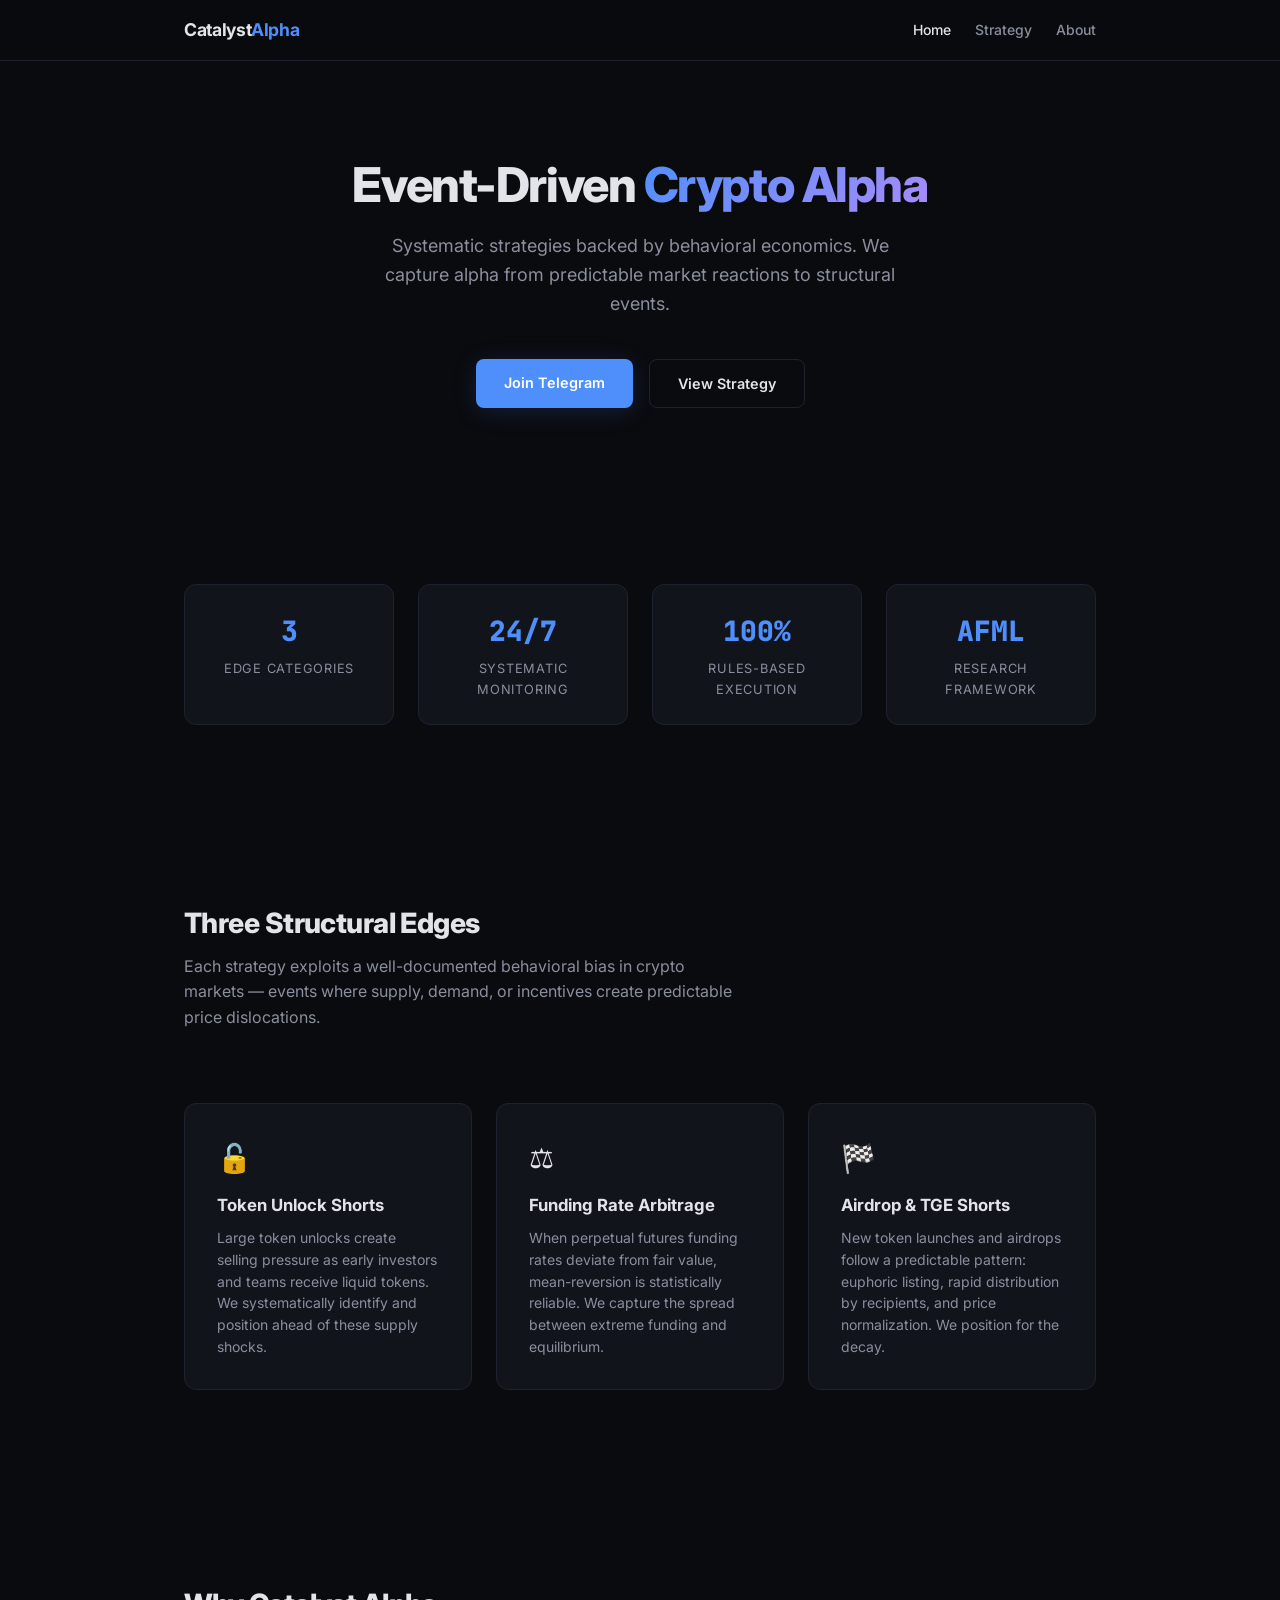
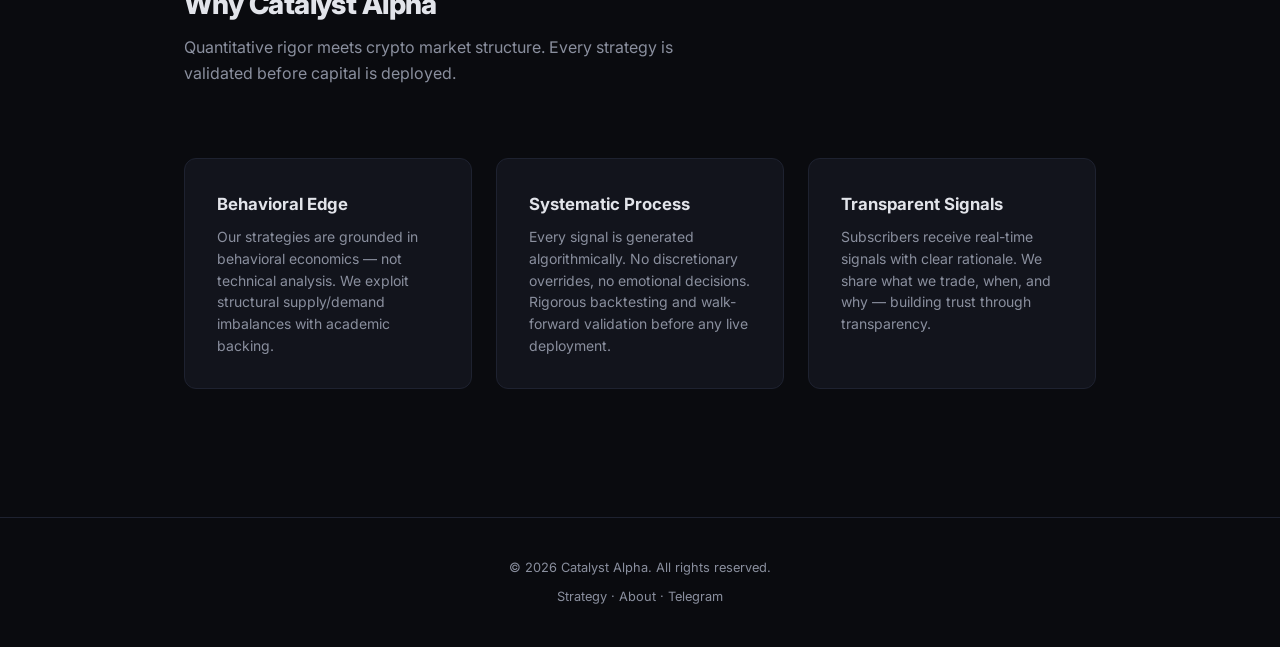
<file: index.html>
<!DOCTYPE html>
<html lang="en">
<head>
  <meta charset="UTF-8">
  <meta name="viewport" content="width=device-width, initial-scale=1.0">
  <title>Catalyst Alpha — Event-Driven Crypto Alpha</title>
  <meta name="description" content="Systematic crypto strategies backed by behavioral economics. Capturing alpha from market microstructure inefficiencies.">
  <link rel="preconnect" href="https://fonts.googleapis.com">
  <link href="https://fonts.googleapis.com/css2?family=Inter:wght@400;500;600;700;800&family=JetBrains+Mono:wght@500;700&display=swap" rel="stylesheet">
  <link rel="stylesheet" href="style.css">
</head>
<body>

<nav>
  <div class="container">
    <a href="index.html" class="nav-brand">Catalyst<span>Alpha</span></a>
    <button class="nav-toggle" aria-label="Menu" onclick="document.querySelector('.nav-links').classList.toggle('open')">&#9776;</button>
    <ul class="nav-links">
      <li><a href="index.html" class="active">Home</a></li>
      <li><a href="strategy.html">Strategy</a></li>
      <li><a href="about.html">About</a></li>
    </ul>
  </div>
</nav>

<header class="hero">
  <div class="container">
    <h1>Event-Driven <em>Crypto Alpha</em></h1>
    <p class="subtitle">Systematic strategies backed by behavioral economics. We capture alpha from predictable market reactions to structural events.</p>
    <div style="display:flex; gap:1rem; justify-content:center; flex-wrap:wrap;">
      <a href="https://t.me/catalystalpha" class="btn btn-primary">Join Telegram</a>
      <a href="strategy.html" class="btn btn-outline">View Strategy</a>
    </div>
  </div>
</header>

<section>
  <div class="container">
    <div class="stats">
      <div class="stat">
        <div class="value">3</div>
        <div class="label">Edge Categories</div>
      </div>
      <div class="stat">
        <div class="value">24/7</div>
        <div class="label">Systematic Monitoring</div>
      </div>
      <div class="stat">
        <div class="value">100%</div>
        <div class="label">Rules-Based Execution</div>
      </div>
      <div class="stat">
        <div class="value">AFML</div>
        <div class="label">Research Framework</div>
      </div>
    </div>
  </div>
</section>

<section>
  <div class="container">
    <h2>Three Structural Edges</h2>
    <p class="section-sub">Each strategy exploits a well-documented behavioral bias in crypto markets — events where supply, demand, or incentives create predictable price dislocations.</p>

    <div class="cards">
      <div class="card">
        <div class="icon">&#128275;</div>
        <h3>Token Unlock Shorts</h3>
        <p>Large token unlocks create selling pressure as early investors and teams receive liquid tokens. We systematically identify and position ahead of these supply shocks.</p>
      </div>
      <div class="card">
        <div class="icon">&#9878;</div>
        <h3>Funding Rate Arbitrage</h3>
        <p>When perpetual futures funding rates deviate from fair value, mean-reversion is statistically reliable. We capture the spread between extreme funding and equilibrium.</p>
      </div>
      <div class="card">
        <div class="icon">&#127937;</div>
        <h3>Airdrop &amp; TGE Shorts</h3>
        <p>New token launches and airdrops follow a predictable pattern: euphoric listing, rapid distribution by recipients, and price normalization. We position for the decay.</p>
      </div>
    </div>
  </div>
</section>

<section>
  <div class="container">
    <h2>Why Catalyst Alpha</h2>
    <p class="section-sub">Quantitative rigor meets crypto market structure. Every strategy is validated before capital is deployed.</p>

    <div class="cards">
      <div class="card">
        <h3>Behavioral Edge</h3>
        <p>Our strategies are grounded in behavioral economics — not technical analysis. We exploit structural supply/demand imbalances with academic backing.</p>
      </div>
      <div class="card">
        <h3>Systematic Process</h3>
        <p>Every signal is generated algorithmically. No discretionary overrides, no emotional decisions. Rigorous backtesting and walk-forward validation before any live deployment.</p>
      </div>
      <div class="card">
        <h3>Transparent Signals</h3>
        <p>Subscribers receive real-time signals with clear rationale. We share what we trade, when, and why — building trust through transparency.</p>
      </div>
    </div>
  </div>
</section>

<footer>
  <div class="container">
    <p>&copy; 2026 Catalyst Alpha. All rights reserved.</p>
    <p style="margin-top:.5rem;">
      <a href="strategy.html">Strategy</a> &middot;
      <a href="about.html">About</a> &middot;
      <a href="https://t.me/catalystalpha">Telegram</a>
    </p>
  </div>
</footer>

</body>
</html>
</file>
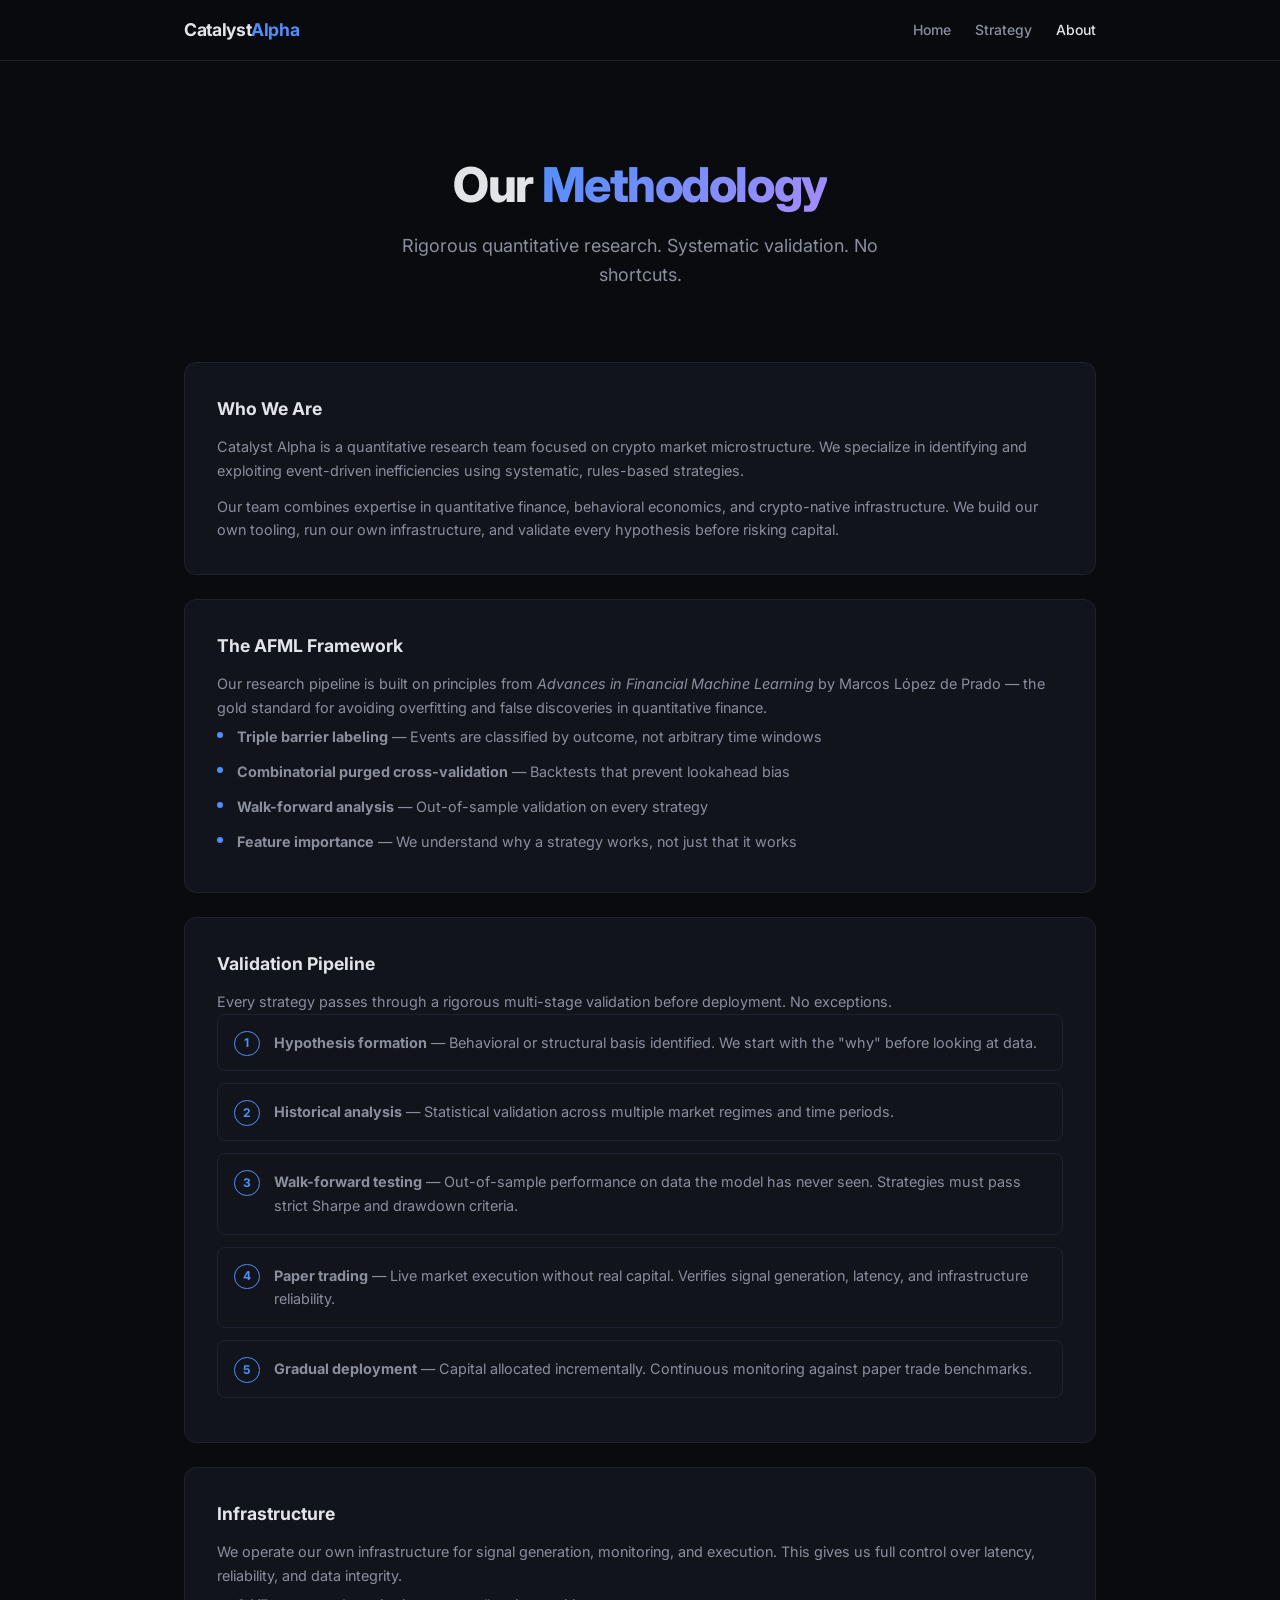
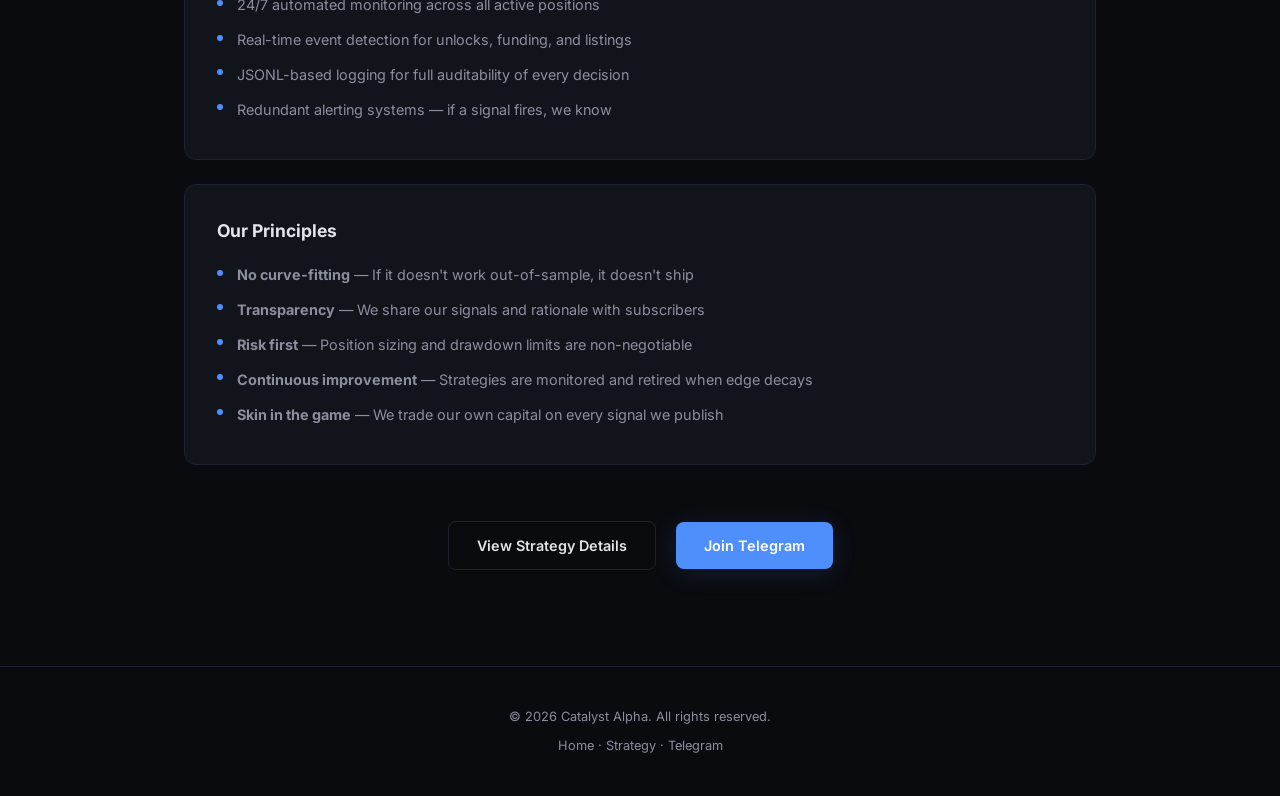
<file: about.html>
<!DOCTYPE html>
<html lang="en">
<head>
  <meta charset="UTF-8">
  <meta name="viewport" content="width=device-width, initial-scale=1.0">
  <title>About — Catalyst Alpha</title>
  <meta name="description" content="Our methodology, validation process, and the quantitative research framework behind Catalyst Alpha.">
  <link rel="preconnect" href="https://fonts.googleapis.com">
  <link href="https://fonts.googleapis.com/css2?family=Inter:wght@400;500;600;700;800&family=JetBrains+Mono:wght@500;700&display=swap" rel="stylesheet">
  <link rel="stylesheet" href="style.css">
</head>
<body>

<nav>
  <div class="container">
    <a href="index.html" class="nav-brand">Catalyst<span>Alpha</span></a>
    <button class="nav-toggle" aria-label="Menu" onclick="document.querySelector('.nav-links').classList.toggle('open')">&#9776;</button>
    <ul class="nav-links">
      <li><a href="index.html">Home</a></li>
      <li><a href="strategy.html">Strategy</a></li>
      <li><a href="about.html" class="active">About</a></li>
    </ul>
  </div>
</nav>

<header class="hero" style="padding-bottom:2rem;">
  <div class="container">
    <h1>Our <em>Methodology</em></h1>
    <p class="subtitle">Rigorous quantitative research. Systematic validation. No shortcuts.</p>
  </div>
</header>

<section style="padding-top:0;">
  <div class="container">

    <div class="content-block">
      <h3>Who We Are</h3>
      <p>Catalyst Alpha is a quantitative research team focused on crypto market microstructure. We specialize in identifying and exploiting event-driven inefficiencies using systematic, rules-based strategies.</p>
      <p style="margin-top:.75rem;">Our team combines expertise in quantitative finance, behavioral economics, and crypto-native infrastructure. We build our own tooling, run our own infrastructure, and validate every hypothesis before risking capital.</p>
    </div>

    <div class="content-block">
      <h3>The AFML Framework</h3>
      <p>Our research pipeline is built on principles from <em>Advances in Financial Machine Learning</em> by Marcos L&oacute;pez de Prado — the gold standard for avoiding overfitting and false discoveries in quantitative finance.</p>
      <ul>
        <li><strong>Triple barrier labeling</strong> — Events are classified by outcome, not arbitrary time windows</li>
        <li><strong>Combinatorial purged cross-validation</strong> — Backtests that prevent lookahead bias</li>
        <li><strong>Walk-forward analysis</strong> — Out-of-sample validation on every strategy</li>
        <li><strong>Feature importance</strong> — We understand why a strategy works, not just that it works</li>
      </ul>
    </div>

    <div class="content-block">
      <h3>Validation Pipeline</h3>
      <p>Every strategy passes through a rigorous multi-stage validation before deployment. No exceptions.</p>
      <ol class="process-steps">
        <li><strong>Hypothesis formation</strong> — Behavioral or structural basis identified. We start with the "why" before looking at data.</li>
        <li><strong>Historical analysis</strong> — Statistical validation across multiple market regimes and time periods.</li>
        <li><strong>Walk-forward testing</strong> — Out-of-sample performance on data the model has never seen. Strategies must pass strict Sharpe and drawdown criteria.</li>
        <li><strong>Paper trading</strong> — Live market execution without real capital. Verifies signal generation, latency, and infrastructure reliability.</li>
        <li><strong>Gradual deployment</strong> — Capital allocated incrementally. Continuous monitoring against paper trade benchmarks.</li>
      </ol>
    </div>

    <div class="content-block">
      <h3>Infrastructure</h3>
      <p>We operate our own infrastructure for signal generation, monitoring, and execution. This gives us full control over latency, reliability, and data integrity.</p>
      <ul>
        <li>24/7 automated monitoring across all active positions</li>
        <li>Real-time event detection for unlocks, funding, and listings</li>
        <li>JSONL-based logging for full auditability of every decision</li>
        <li>Redundant alerting systems — if a signal fires, we know</li>
      </ul>
    </div>

    <div class="content-block">
      <h3>Our Principles</h3>
      <ul>
        <li><strong>No curve-fitting</strong> — If it doesn't work out-of-sample, it doesn't ship</li>
        <li><strong>Transparency</strong> — We share our signals and rationale with subscribers</li>
        <li><strong>Risk first</strong> — Position sizing and drawdown limits are non-negotiable</li>
        <li><strong>Continuous improvement</strong> — Strategies are monitored and retired when edge decays</li>
        <li><strong>Skin in the game</strong> — We trade our own capital on every signal we publish</li>
      </ul>
    </div>

    <div style="text-align:center; padding:2rem 0;">
      <a href="strategy.html" class="btn btn-outline">View Strategy Details</a>
      <a href="https://t.me/catalystalpha" class="btn btn-primary" style="margin-left:1rem;">Join Telegram</a>
    </div>
  </div>
</section>

<footer>
  <div class="container">
    <p>&copy; 2026 Catalyst Alpha. All rights reserved.</p>
    <p style="margin-top:.5rem;">
      <a href="index.html">Home</a> &middot;
      <a href="strategy.html">Strategy</a> &middot;
      <a href="https://t.me/catalystalpha">Telegram</a>
    </p>
  </div>
</footer>

</body>
</html>
</file>
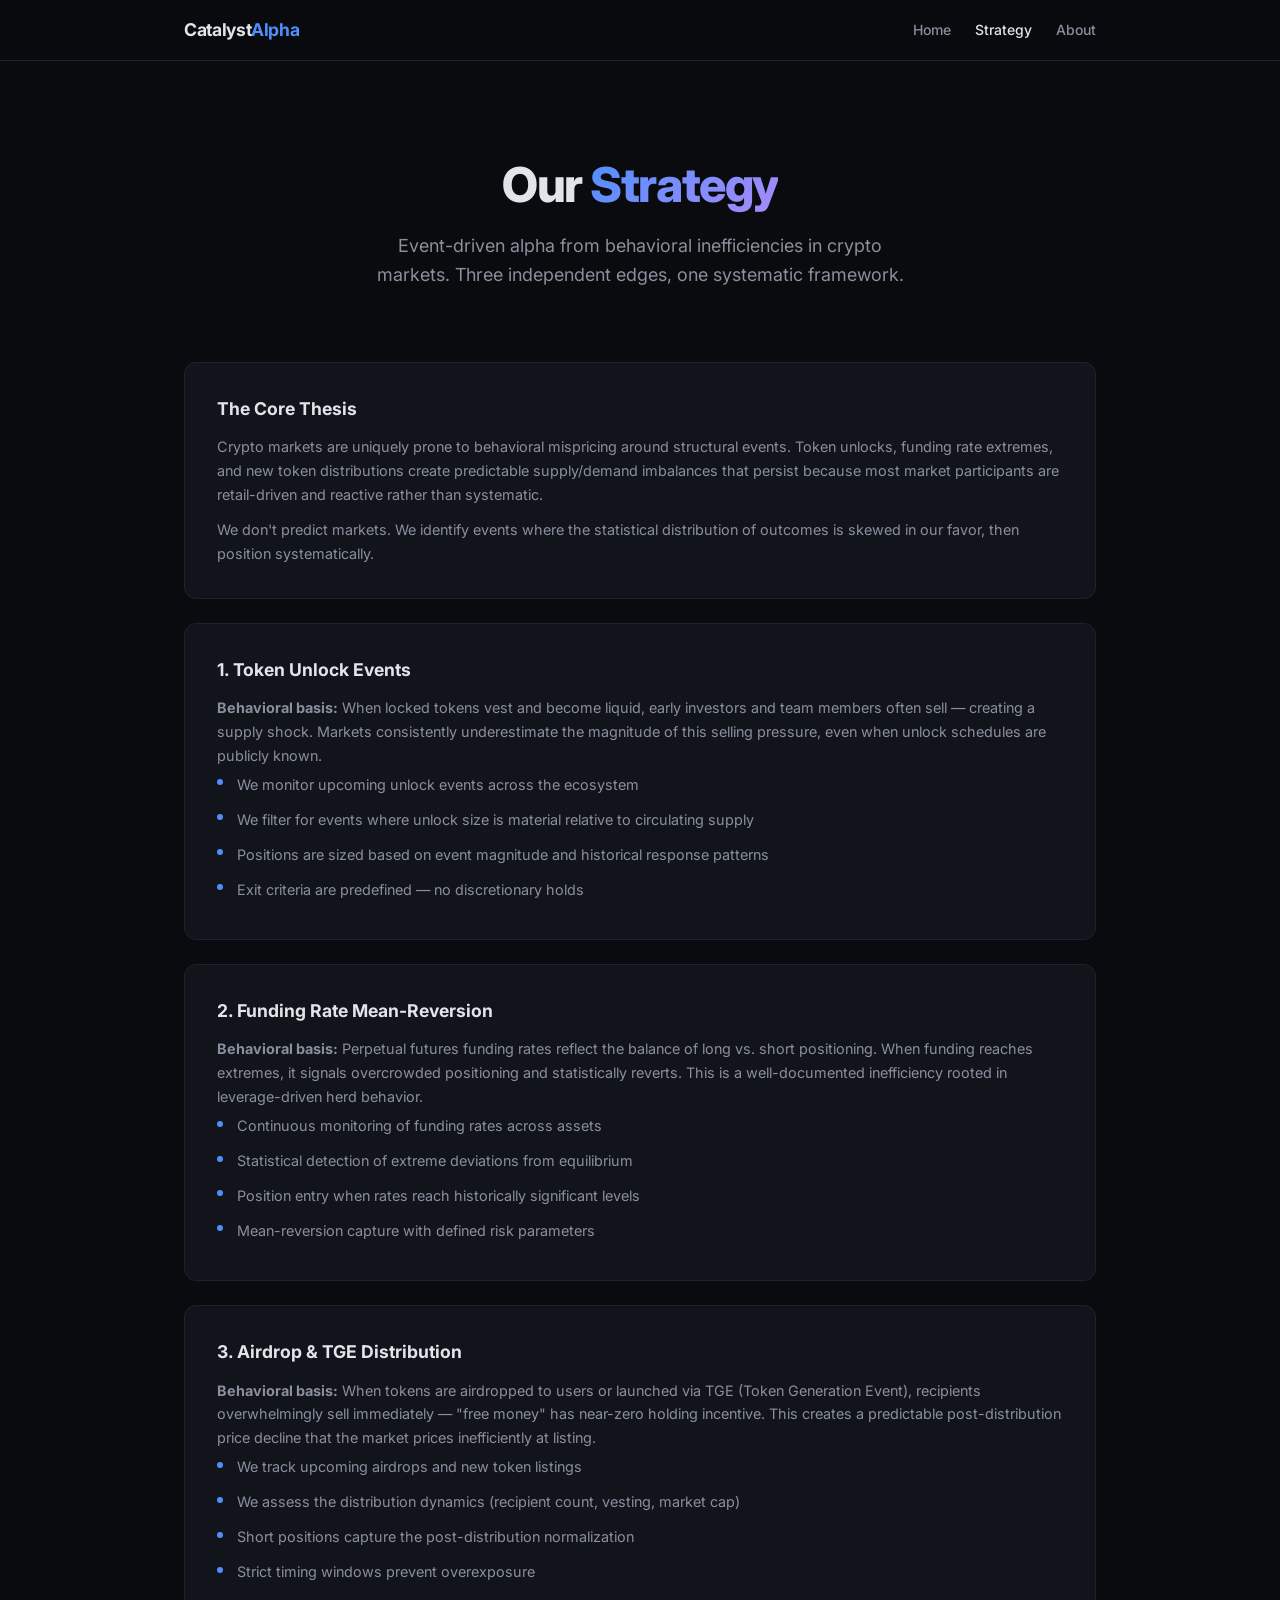
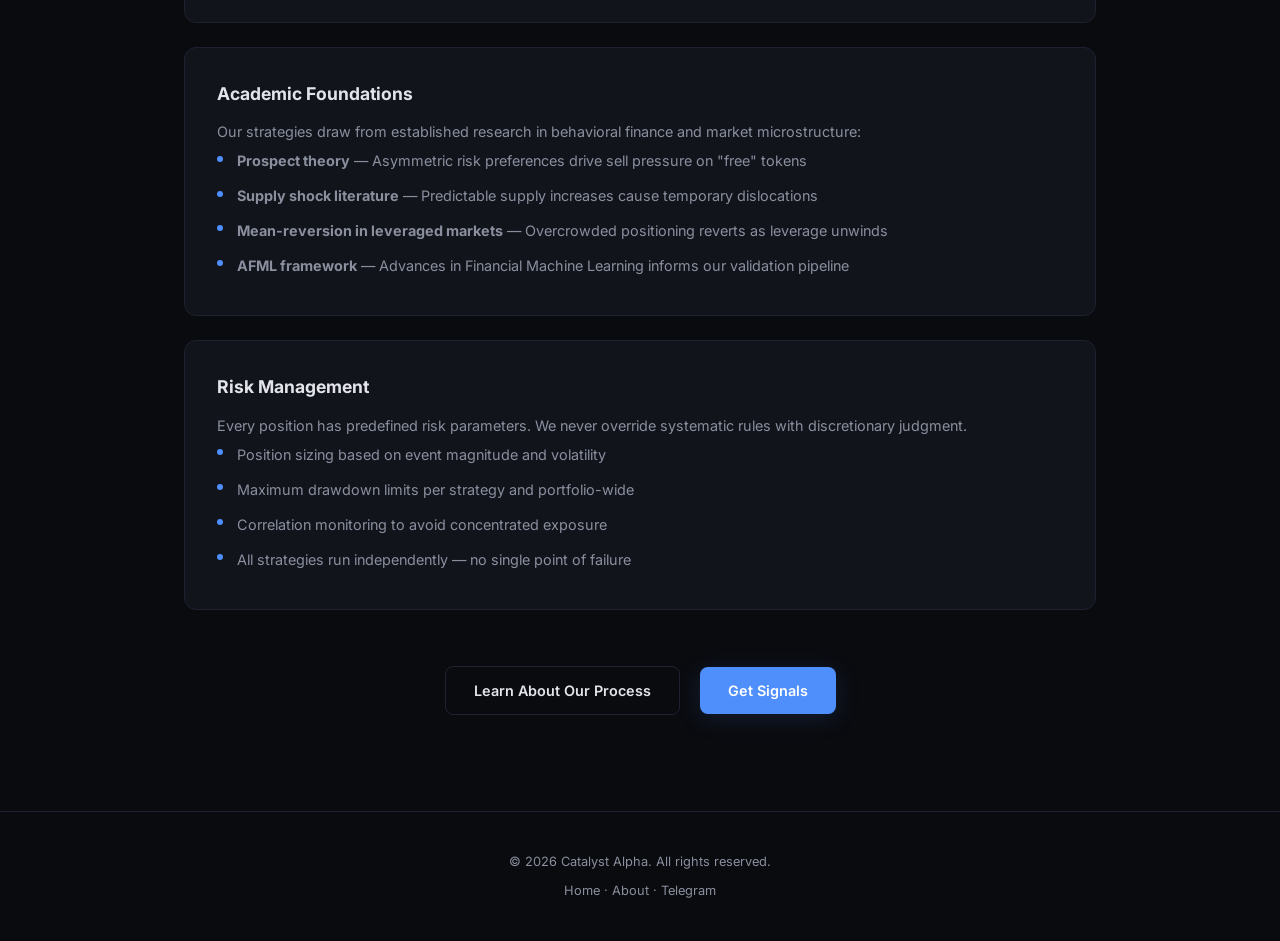
<file: strategy.html>
<!DOCTYPE html>
<html lang="en">
<head>
  <meta charset="UTF-8">
  <meta name="viewport" content="width=device-width, initial-scale=1.0">
  <title>Strategy — Catalyst Alpha</title>
  <meta name="description" content="How Catalyst Alpha generates returns from event-driven crypto strategies grounded in behavioral economics.">
  <link rel="preconnect" href="https://fonts.googleapis.com">
  <link href="https://fonts.googleapis.com/css2?family=Inter:wght@400;500;600;700;800&family=JetBrains+Mono:wght@500;700&display=swap" rel="stylesheet">
  <link rel="stylesheet" href="style.css">
</head>
<body>

<nav>
  <div class="container">
    <a href="index.html" class="nav-brand">Catalyst<span>Alpha</span></a>
    <button class="nav-toggle" aria-label="Menu" onclick="document.querySelector('.nav-links').classList.toggle('open')">&#9776;</button>
    <ul class="nav-links">
      <li><a href="index.html">Home</a></li>
      <li><a href="strategy.html" class="active">Strategy</a></li>
      <li><a href="about.html">About</a></li>
    </ul>
  </div>
</nav>

<header class="hero" style="padding-bottom:2rem;">
  <div class="container">
    <h1>Our <em>Strategy</em></h1>
    <p class="subtitle">Event-driven alpha from behavioral inefficiencies in crypto markets. Three independent edges, one systematic framework.</p>
  </div>
</header>

<section style="padding-top:0;">
  <div class="container">

    <div class="content-block">
      <h3>The Core Thesis</h3>
      <p>Crypto markets are uniquely prone to behavioral mispricing around structural events. Token unlocks, funding rate extremes, and new token distributions create predictable supply/demand imbalances that persist because most market participants are retail-driven and reactive rather than systematic.</p>
      <p style="margin-top:.75rem;">We don't predict markets. We identify events where the statistical distribution of outcomes is skewed in our favor, then position systematically.</p>
    </div>

    <div class="content-block">
      <h3>1. Token Unlock Events</h3>
      <p><strong>Behavioral basis:</strong> When locked tokens vest and become liquid, early investors and team members often sell — creating a supply shock. Markets consistently underestimate the magnitude of this selling pressure, even when unlock schedules are publicly known.</p>
      <ul>
        <li>We monitor upcoming unlock events across the ecosystem</li>
        <li>We filter for events where unlock size is material relative to circulating supply</li>
        <li>Positions are sized based on event magnitude and historical response patterns</li>
        <li>Exit criteria are predefined — no discretionary holds</li>
      </ul>
    </div>

    <div class="content-block">
      <h3>2. Funding Rate Mean-Reversion</h3>
      <p><strong>Behavioral basis:</strong> Perpetual futures funding rates reflect the balance of long vs. short positioning. When funding reaches extremes, it signals overcrowded positioning and statistically reverts. This is a well-documented inefficiency rooted in leverage-driven herd behavior.</p>
      <ul>
        <li>Continuous monitoring of funding rates across assets</li>
        <li>Statistical detection of extreme deviations from equilibrium</li>
        <li>Position entry when rates reach historically significant levels</li>
        <li>Mean-reversion capture with defined risk parameters</li>
      </ul>
    </div>

    <div class="content-block">
      <h3>3. Airdrop &amp; TGE Distribution</h3>
      <p><strong>Behavioral basis:</strong> When tokens are airdropped to users or launched via TGE (Token Generation Event), recipients overwhelmingly sell immediately — "free money" has near-zero holding incentive. This creates a predictable post-distribution price decline that the market prices inefficiently at listing.</p>
      <ul>
        <li>We track upcoming airdrops and new token listings</li>
        <li>We assess the distribution dynamics (recipient count, vesting, market cap)</li>
        <li>Short positions capture the post-distribution normalization</li>
        <li>Strict timing windows prevent overexposure</li>
      </ul>
    </div>

    <div class="content-block">
      <h3>Academic Foundations</h3>
      <p>Our strategies draw from established research in behavioral finance and market microstructure:</p>
      <ul>
        <li><strong>Prospect theory</strong> — Asymmetric risk preferences drive sell pressure on "free" tokens</li>
        <li><strong>Supply shock literature</strong> — Predictable supply increases cause temporary dislocations</li>
        <li><strong>Mean-reversion in leveraged markets</strong> — Overcrowded positioning reverts as leverage unwinds</li>
        <li><strong>AFML framework</strong> — Advances in Financial Machine Learning informs our validation pipeline</li>
      </ul>
    </div>

    <div class="content-block">
      <h3>Risk Management</h3>
      <p>Every position has predefined risk parameters. We never override systematic rules with discretionary judgment.</p>
      <ul>
        <li>Position sizing based on event magnitude and volatility</li>
        <li>Maximum drawdown limits per strategy and portfolio-wide</li>
        <li>Correlation monitoring to avoid concentrated exposure</li>
        <li>All strategies run independently — no single point of failure</li>
      </ul>
    </div>

    <div style="text-align:center; padding:2rem 0;">
      <a href="about.html" class="btn btn-outline">Learn About Our Process</a>
      <a href="https://t.me/catalystalpha" class="btn btn-primary" style="margin-left:1rem;">Get Signals</a>
    </div>
  </div>
</section>

<footer>
  <div class="container">
    <p>&copy; 2026 Catalyst Alpha. All rights reserved.</p>
    <p style="margin-top:.5rem;">
      <a href="index.html">Home</a> &middot;
      <a href="about.html">About</a> &middot;
      <a href="https://t.me/catalystalpha">Telegram</a>
    </p>
  </div>
</footer>

</body>
</html>
</file>
<file: style.css>
/* Catalyst Alpha — Global Styles */
:root {
  --bg: #0a0b0f;
  --bg-card: #12141c;
  --bg-card-hover: #181b26;
  --border: #1e2230;
  --text: #e2e4ea;
  --text-muted: #8a8f9e;
  --accent: #4f8ffc;
  --accent-glow: rgba(79, 143, 252, 0.15);
  --green: #34d399;
  --red: #f87171;
  --font: 'Inter', -apple-system, BlinkMacSystemFont, 'Segoe UI', sans-serif;
  --mono: 'JetBrains Mono', 'Fira Code', monospace;
  --max-w: 960px;
}

*, *::before, *::after { box-sizing: border-box; margin: 0; padding: 0; }

html { scroll-behavior: smooth; }

body {
  font-family: var(--font);
  background: var(--bg);
  color: var(--text);
  line-height: 1.6;
  -webkit-font-smoothing: antialiased;
}

a { color: var(--accent); text-decoration: none; transition: opacity .2s; }
a:hover { opacity: .8; }

/* Layout */
.container { max-width: var(--max-w); margin: 0 auto; padding: 0 1.5rem; }

/* Nav */
nav {
  position: sticky; top: 0; z-index: 100;
  background: rgba(10,11,15,.85);
  backdrop-filter: blur(12px);
  border-bottom: 1px solid var(--border);
  padding: 1rem 0;
}
nav .container {
  display: flex; align-items: center; justify-content: space-between;
}
.nav-brand {
  font-size: 1.1rem; font-weight: 700; color: var(--text); letter-spacing: -.02em;
}
.nav-brand span { color: var(--accent); }
.nav-links { display: flex; gap: 1.5rem; list-style: none; }
.nav-links a {
  color: var(--text-muted); font-size: .875rem; font-weight: 500;
  transition: color .2s;
}
.nav-links a:hover, .nav-links a.active { color: var(--text); opacity: 1; }

/* Hamburger (mobile) */
.nav-toggle { display: none; background: none; border: none; color: var(--text); cursor: pointer; font-size: 1.4rem; }

/* Hero */
.hero {
  padding: 6rem 0 4rem;
  text-align: center;
}
.hero h1 {
  font-size: clamp(2rem, 5vw, 3rem);
  font-weight: 800;
  letter-spacing: -.03em;
  line-height: 1.15;
  margin-bottom: 1.25rem;
}
.hero h1 em {
  font-style: normal;
  background: linear-gradient(135deg, var(--accent), #a78bfa);
  -webkit-background-clip: text; -webkit-text-fill-color: transparent;
  background-clip: text;
}
.hero .subtitle {
  font-size: 1.125rem;
  color: var(--text-muted);
  max-width: 560px;
  margin: 0 auto 2.5rem;
}

/* Buttons */
.btn {
  display: inline-block; padding: .75rem 1.75rem;
  border-radius: 8px; font-weight: 600; font-size: .9rem;
  transition: transform .15s, box-shadow .15s;
  border: none; cursor: pointer;
}
.btn:hover { transform: translateY(-1px); }
.btn-primary {
  background: var(--accent); color: #fff;
  box-shadow: 0 4px 24px var(--accent-glow);
}
.btn-primary:hover { box-shadow: 0 6px 32px var(--accent-glow); opacity: 1; }
.btn-outline {
  border: 1px solid var(--border); color: var(--text); background: transparent;
}

/* Stats row */
.stats {
  display: grid;
  grid-template-columns: repeat(auto-fit, minmax(160px, 1fr));
  gap: 1.5rem;
  padding: 3rem 0;
}
.stat {
  text-align: center;
  padding: 1.5rem;
  border-radius: 12px;
  background: var(--bg-card);
  border: 1px solid var(--border);
}
.stat .value {
  font-size: 1.75rem; font-weight: 800;
  font-family: var(--mono);
  color: var(--accent);
}
.stat .label {
  font-size: .8rem; color: var(--text-muted);
  text-transform: uppercase; letter-spacing: .06em;
  margin-top: .35rem;
}

/* Cards grid */
.cards {
  display: grid;
  grid-template-columns: repeat(auto-fit, minmax(260px, 1fr));
  gap: 1.5rem;
  padding: 2rem 0 4rem;
}
.card {
  background: var(--bg-card);
  border: 1px solid var(--border);
  border-radius: 12px;
  padding: 2rem;
  transition: background .2s, border-color .2s;
}
.card:hover {
  background: var(--bg-card-hover);
  border-color: var(--accent);
}
.card .icon {
  font-size: 1.75rem; margin-bottom: .75rem;
}
.card h3 {
  font-size: 1.05rem; font-weight: 700;
  margin-bottom: .5rem;
}
.card p {
  font-size: .875rem; color: var(--text-muted); line-height: 1.55;
}

/* Sections */
section { padding: 4rem 0; }
section h2 {
  font-size: 1.75rem; font-weight: 800;
  letter-spacing: -.02em; margin-bottom: .5rem;
}
section .section-sub {
  color: var(--text-muted); margin-bottom: 2.5rem;
  max-width: 560px;
}

/* Content blocks (strategy / about pages) */
.content-block {
  background: var(--bg-card);
  border: 1px solid var(--border);
  border-radius: 12px;
  padding: 2rem;
  margin-bottom: 1.5rem;
}
.content-block h3 {
  font-size: 1.1rem; font-weight: 700; margin-bottom: .75rem;
}
.content-block p, .content-block li {
  font-size: .9rem; color: var(--text-muted); line-height: 1.65;
}
.content-block ul {
  list-style: none; padding: 0;
}
.content-block ul li {
  padding: .35rem 0 .35rem 1.25rem;
  position: relative;
}
.content-block ul li::before {
  content: ''; position: absolute; left: 0; top: .75rem;
  width: 6px; height: 6px; border-radius: 50%;
  background: var(--accent);
}

/* Highlight list (about page) */
.process-steps {
  counter-reset: step;
  list-style: none; padding: 0;
}
.process-steps li {
  counter-increment: step;
  padding: 1rem 1rem 1rem 3.5rem;
  position: relative;
  margin-bottom: .75rem;
  border-radius: 8px;
  background: var(--bg-card);
  border: 1px solid var(--border);
  font-size: .9rem;
  color: var(--text-muted);
}
.process-steps li::before {
  content: counter(step);
  position: absolute; left: 1rem; top: 1rem;
  width: 1.6rem; height: 1.6rem;
  display: flex; align-items: center; justify-content: center;
  font-size: .75rem; font-weight: 700;
  color: var(--accent);
  border: 1px solid var(--accent);
  border-radius: 50%;
}

/* Footer */
footer {
  padding: 2.5rem 0;
  border-top: 1px solid var(--border);
  text-align: center;
  font-size: .8rem; color: var(--text-muted);
}
footer a { color: var(--text-muted); }

/* Responsive */
@media (max-width: 640px) {
  .nav-toggle { display: block; }
  .nav-links {
    display: none; flex-direction: column;
    position: absolute; top: 100%; left: 0; right: 0;
    background: var(--bg); border-bottom: 1px solid var(--border);
    padding: 1rem 1.5rem; gap: 1rem;
  }
  .nav-links.open { display: flex; }
  .hero { padding: 4rem 0 2.5rem; }
  .stats { grid-template-columns: 1fr 1fr; }
  .cards { grid-template-columns: 1fr; }
}
</file>
